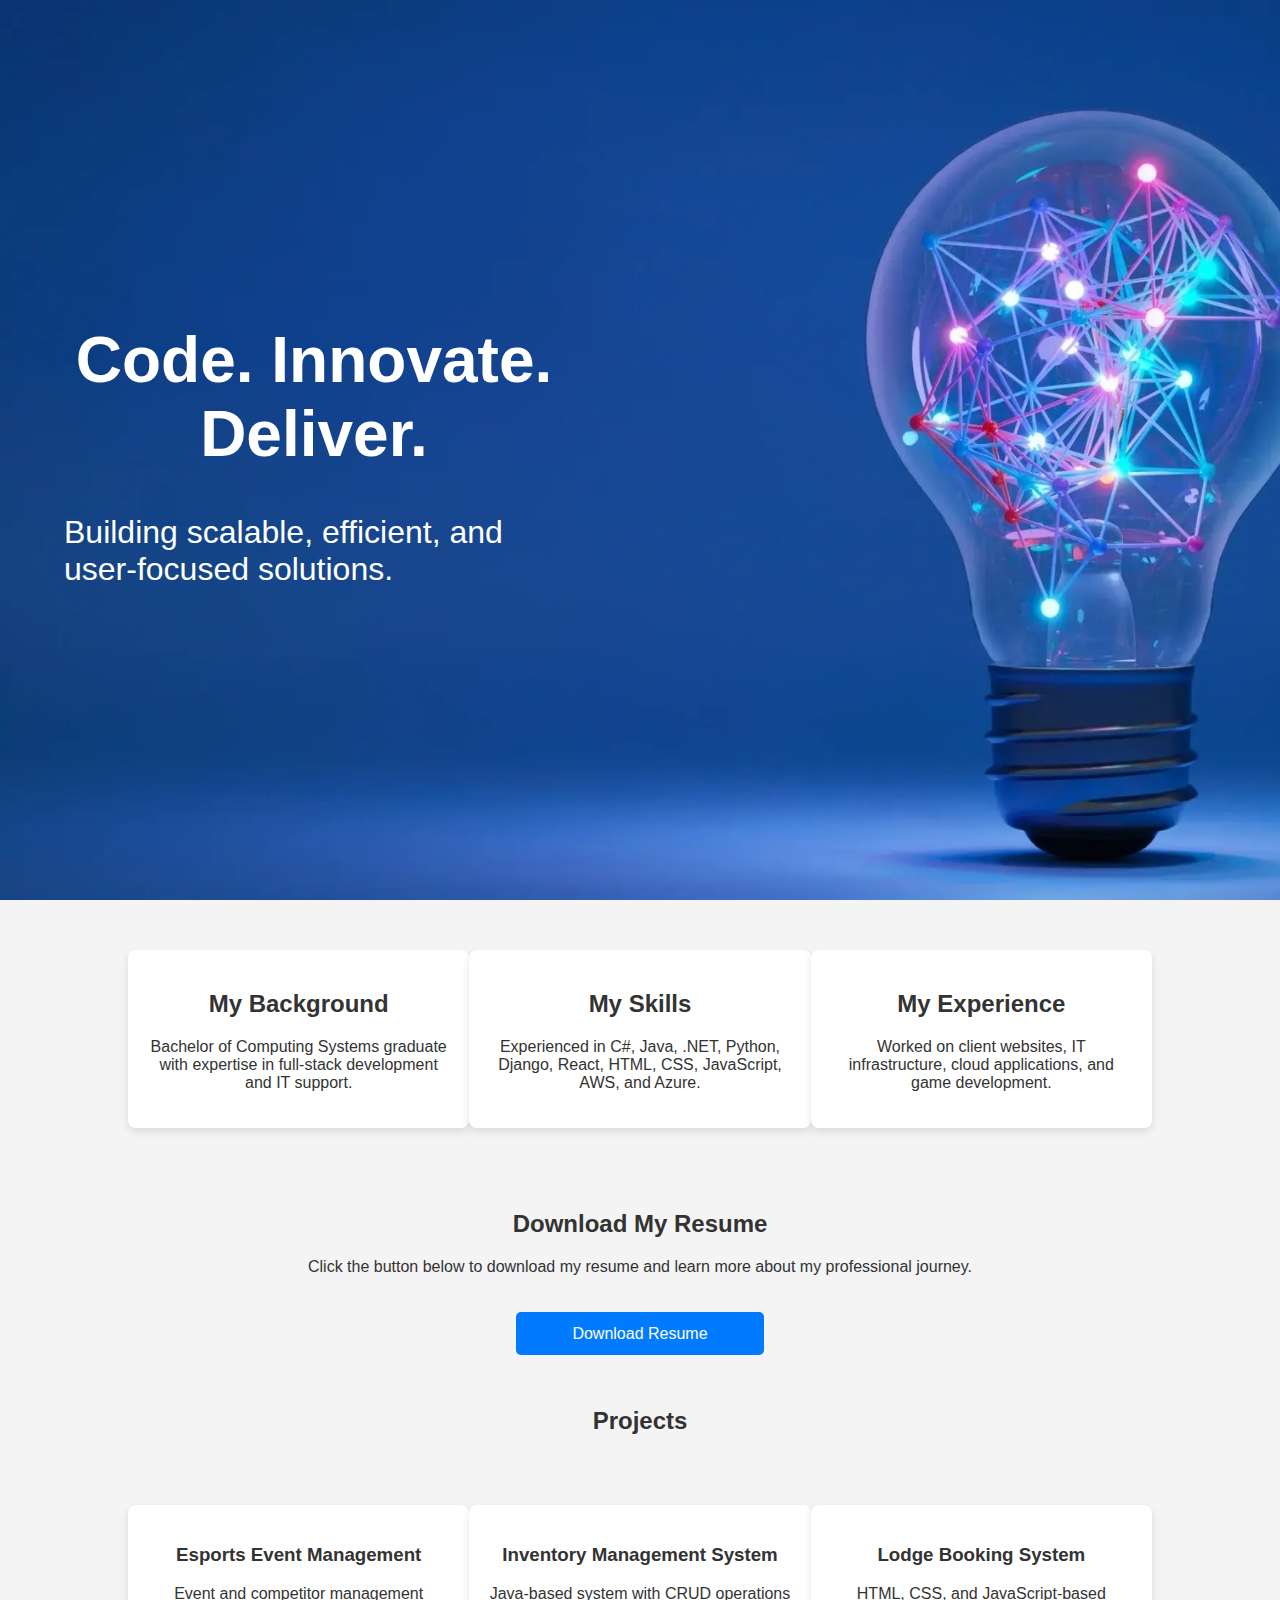
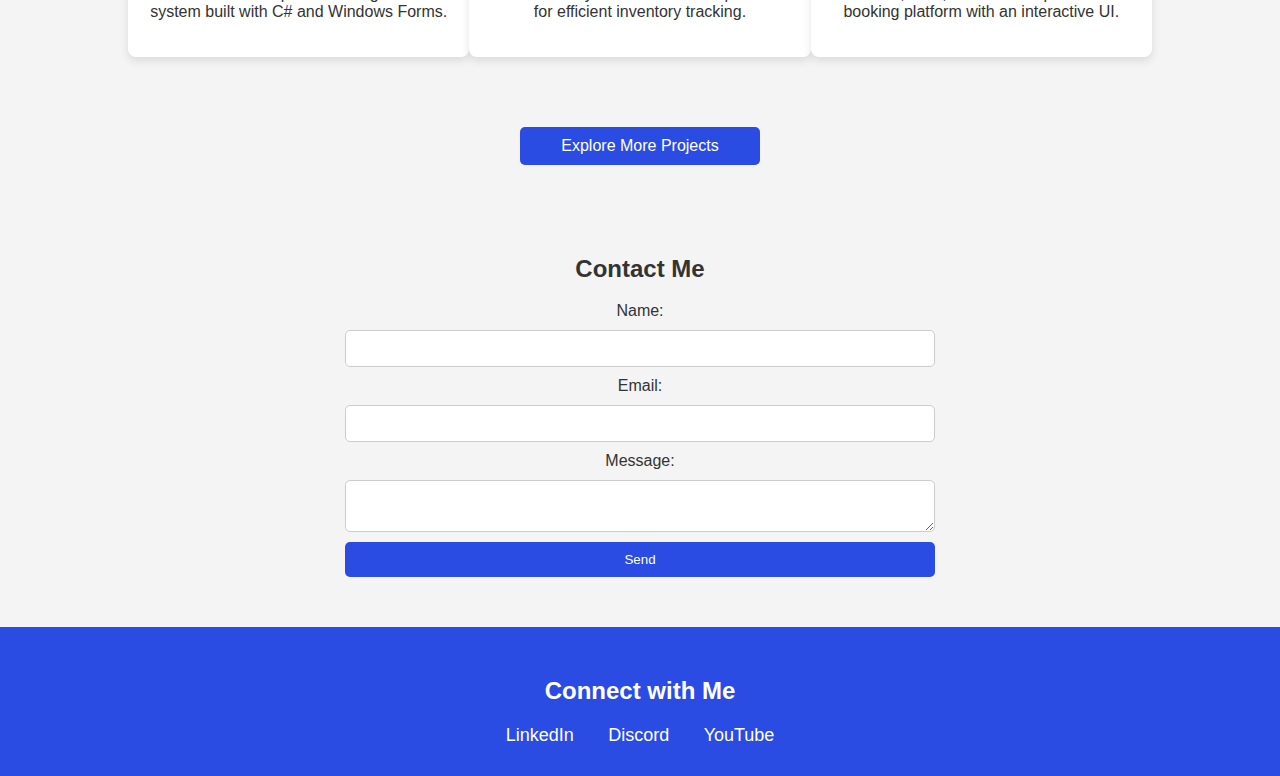
<file: index.html>
<!DOCTYPE html>
<html lang="en">
<head>
    <meta charset="UTF-8">
    <meta name="viewport" content="width=device-width, initial-scale=1.0">
    <title>Yogeash Nehra - Portfolio</title>
    <link rel="stylesheet" href="styles.css">
</head>
<body>
    <!-- Hero Section -->
    <section class="hero">
        <div class="hero-content">
            <h1>Code. Innovate. Deliver.</h1>
            <p>Building scalable, efficient, and user-focused solutions.</p>
        </div>
    </section>

    <!-- About Me Section -->
    <section class="about">
        <div class="about-container">
            <div class="about-item">
                <h2>My Background</h2>
                <p>Bachelor of Computing Systems graduate with expertise in full-stack development and IT support.</p>
            </div>
            <div class="about-item">
                <h2>My Skills</h2>
                <p>Experienced in C#, Java, .NET, Python, Django, React, HTML, CSS, JavaScript, AWS, and Azure.</p>
            </div>
            <div class="about-item">
                <h2>My Experience</h2>
                <p>Worked on client websites, IT infrastructure, cloud applications, and game development.</p>
            </div>
        </div>
    </section>

    <!-- Resume Section -->
    <section class="resume">
        <h2>Download My Resume</h2>
        <p>Click the button below to download my resume and learn more about my professional journey.</p>
        <a href="Yogeash Nehra Resume.pdf" class="btn" download>Download Resume</a>
    </section>

    <!-- Projects Section -->
    <section class="projects">
        <h2>Projects</h2>
        <div class="projects-container">
            <div class="project-item">
                <h3>Esports Event Management</h3>
                <p>Event and competitor management system built with C# and Windows Forms.</p>
            </div>
            <div class="project-item">
                <h3>Inventory Management System</h3>
                <p>Java-based system with CRUD operations for efficient inventory tracking.</p>
            </div>
            <div class="project-item">
                <h3>Lodge Booking System</h3>
                <p>HTML, CSS, and JavaScript-based booking platform with an interactive UI.</p>
            </div>
        </div>
        <a href="projects.html" class="btn">Explore More Projects</a>
    </section>

    <!-- Contact Section -->
    <section class="contact">
        <h2>Contact Me</h2>
        <form action="mailto:yogi.nehra14@gmail.com" method="post" enctype="text/plain">
            <label for="name">Name:</label>
            <input type="text" id="name" name="name" required>
            
            <label for="email">Email:</label>
            <input type="email" id="email" name="email" required>
            
            <label for="message">Message:</label>
            <textarea id="message" name="message" required></textarea>
            
            <button type="submit">Send</button>
        </form>
    </section>

    <!-- Social Section -->
    <section class="social">
        <h2>Connect with Me</h2>
        <a href="https://www.linkedin.com/in/yogeash-nehra/" target="_blank">LinkedIn</a>
        <a href="https://discord.com" target="_blank">Discord</a>
        <a href="https://youtube.com" target="_blank">YouTube</a>
    </section>
</body>
</html>
</file>
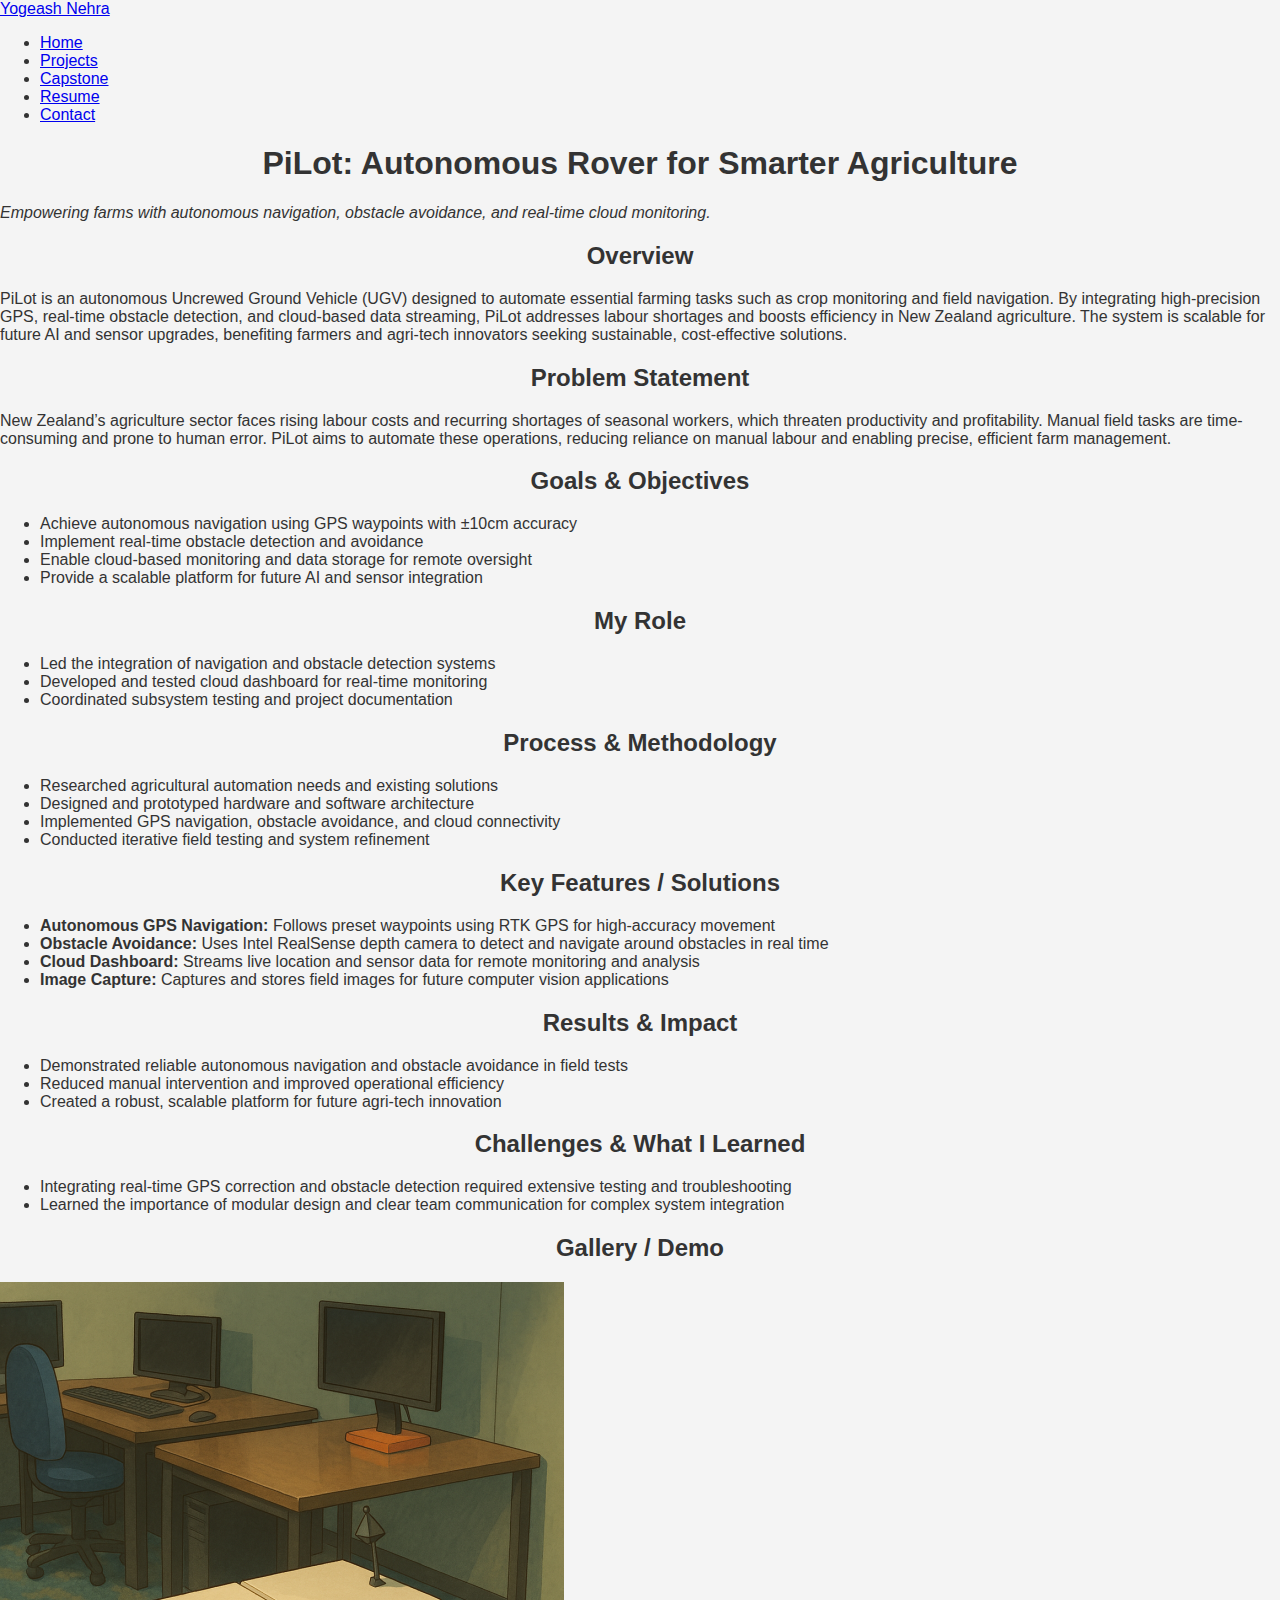
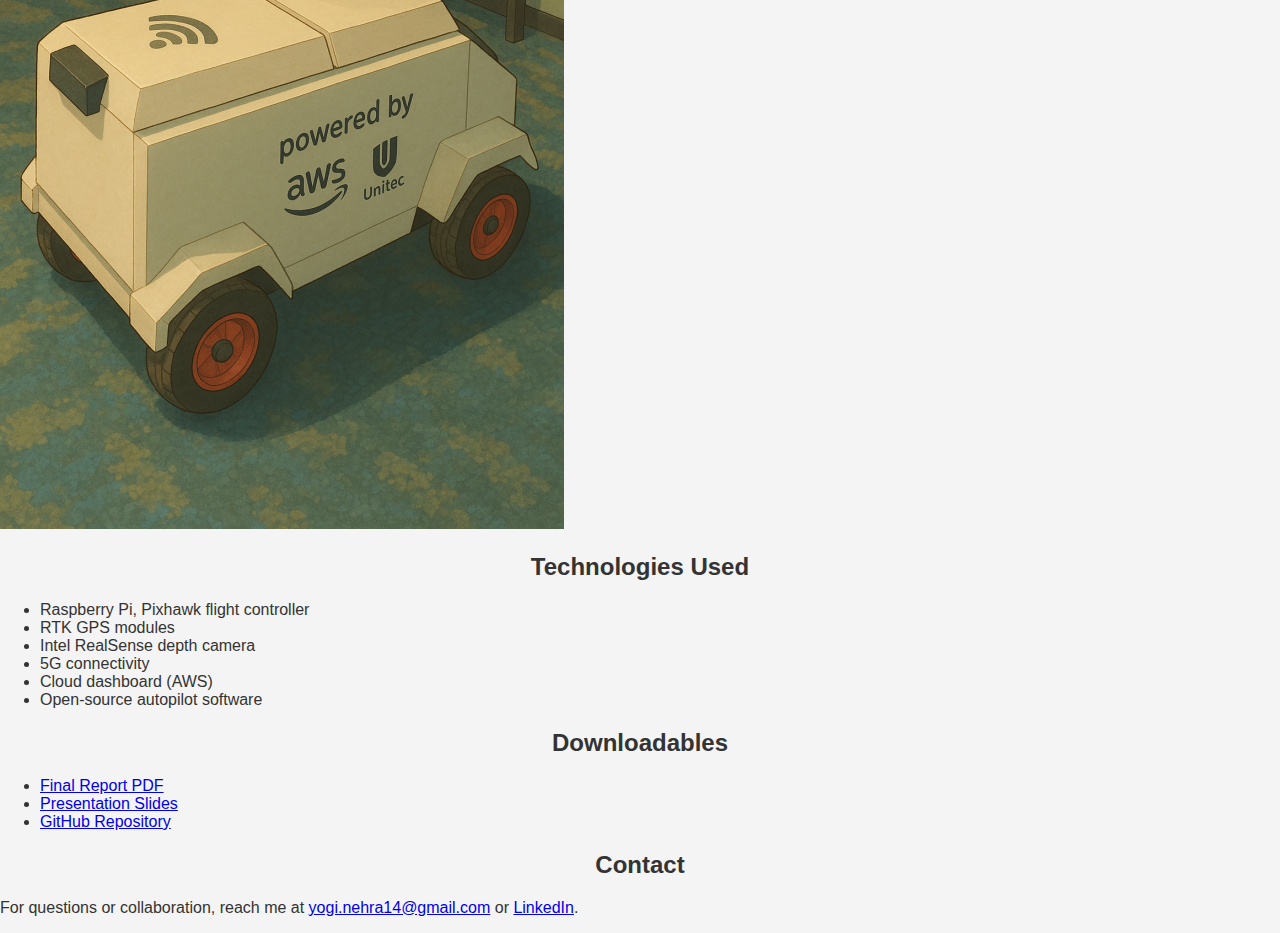
<file: capstone.html>
<!DOCTYPE html>
<html lang="en">
<head>
    <meta charset="UTF-8">
    <meta name="viewport" content="width=device-width, initial-scale=1.0">
    <title>PiLot: Autonomous Rover for Smarter Agriculture</title>
    <link rel="stylesheet" href="styles.css">
</head>
<body>

        <!-- Navigation Bar -->
        <nav class="navbar">
            <div class="container">
                <a href="index.html" class="logo">Yogeash Nehra</a>
                <ul class="nav-links">
                    <li><a href="index.html">Home</a></li>
                    <li><a href="projects.html">Projects</a></li>
                    <li><a href="capstone.html">Capstone</a></li>
                    <li><a href="Yogeash Nehra Resume.pdf" download>Resume</a></li>
                    <li><a href="#contact">Contact</a></li>
                </ul>
            </div>
        </nav>
        
    <header>
        <h1>PiLot: Autonomous Rover for Smarter Agriculture</h1>
        <p><em>Empowering farms with autonomous navigation, obstacle avoidance, and real-time cloud monitoring.</em></p>
    </header>

    <section id="overview">
        <h2>Overview</h2>
        <p>PiLot is an autonomous Uncrewed Ground Vehicle (UGV) designed to automate essential farming tasks such as crop monitoring and field navigation. By integrating high-precision GPS, real-time obstacle detection, and cloud-based data streaming, PiLot addresses labour shortages and boosts efficiency in New Zealand agriculture. The system is scalable for future AI and sensor upgrades, benefiting farmers and agri-tech innovators seeking sustainable, cost-effective solutions.</p>
    </section>

    <section id="problem-statement">
        <h2>Problem Statement</h2>
        <p>New Zealand’s agriculture sector faces rising labour costs and recurring shortages of seasonal workers, which threaten productivity and profitability. Manual field tasks are time-consuming and prone to human error. PiLot aims to automate these operations, reducing reliance on manual labour and enabling precise, efficient farm management.</p>
    </section>

    <section id="goals-objectives">
        <h2>Goals & Objectives</h2>
        <ul>
            <li>Achieve autonomous navigation using GPS waypoints with ±10cm accuracy</li>
            <li>Implement real-time obstacle detection and avoidance</li>
            <li>Enable cloud-based monitoring and data storage for remote oversight</li>
            <li>Provide a scalable platform for future AI and sensor integration</li>
        </ul>
    </section>

    <section id="my-role">
        <h2>My Role</h2>
        <ul>
            <li>Led the integration of navigation and obstacle detection systems</li>
            <li>Developed and tested cloud dashboard for real-time monitoring</li>
            <li>Coordinated subsystem testing and project documentation</li>
        </ul>
    </section>

    <section id="process-methodology">
        <h2>Process & Methodology</h2>
        <ul>
            <li>Researched agricultural automation needs and existing solutions</li>
            <li>Designed and prototyped hardware and software architecture</li>
            <li>Implemented GPS navigation, obstacle avoidance, and cloud connectivity</li>
            <li>Conducted iterative field testing and system refinement</li>
        </ul>
    </section>

    <section id="key-features">
        <h2>Key Features / Solutions</h2>
        <ul>
            <li><strong>Autonomous GPS Navigation:</strong> Follows preset waypoints using RTK GPS for high-accuracy movement</li>
            <li><strong>Obstacle Avoidance:</strong> Uses Intel RealSense depth camera to detect and navigate around obstacles in real time</li>
            <li><strong>Cloud Dashboard:</strong> Streams live location and sensor data for remote monitoring and analysis</li>
            <li><strong>Image Capture:</strong> Captures and stores field images for future computer vision applications</li>
        </ul>
    </section>

    <section id="results-impact">
        <h2>Results & Impact</h2>
        <ul>
            <li>Demonstrated reliable autonomous navigation and obstacle avoidance in field tests</li>
            <li>Reduced manual intervention and improved operational efficiency</li>
            <li>Created a robust, scalable platform for future agri-tech innovation</li>
        </ul>
    </section>

    <section id="challenges-learned">
        <h2>Challenges & What I Learned</h2>
        <ul>
            <li>Integrating real-time GPS correction and obstacle detection required extensive testing and troubleshooting</li>
            <li>Learned the importance of modular design and clear team communication for complex system integration</li>
        </ul>
    </section>

    <section id="gallery-demo">
        <h2>Gallery / Demo</h2>
        <img src="rover.webp" alt="PiLot Demo" class="demo-image">
    </section>

    <section id="technologies-used">
        <h2>Technologies Used</h2>
        <ul>
            <li>Raspberry Pi, Pixhawk flight controller</li>
            <li>RTK GPS modules</li>
            <li>Intel RealSense depth camera</li>
            <li>5G connectivity</li>
            <li>Cloud dashboard (AWS)</li>
            <li>Open-source autopilot software</li>
        </ul>
    </section>

    <section id="downloadables">
        <h2>Downloadables</h2>
        <ul>
            <li><a href="#" download>Final Report PDF</a></li>
            <li><a href="#" download>Presentation Slides</a></li>
            <li><a href="https://github.com/yogeash-nehra?tab=repositories" target="_blank">GitHub Repository</a></li>
        </ul>
    </section>

    <section id="contact">
        <h2>Contact</h2>
        <p>For questions or collaboration, reach me at <a href="mailto:yogi.nehra14@gmail.com">yogi.nehra14@gmail.com</a> or <a href="https://www.linkedin.com/in/yogeash-nehra/" target="_blank">LinkedIn</a>.</p>
    </section>
</body>
</html>
</file>
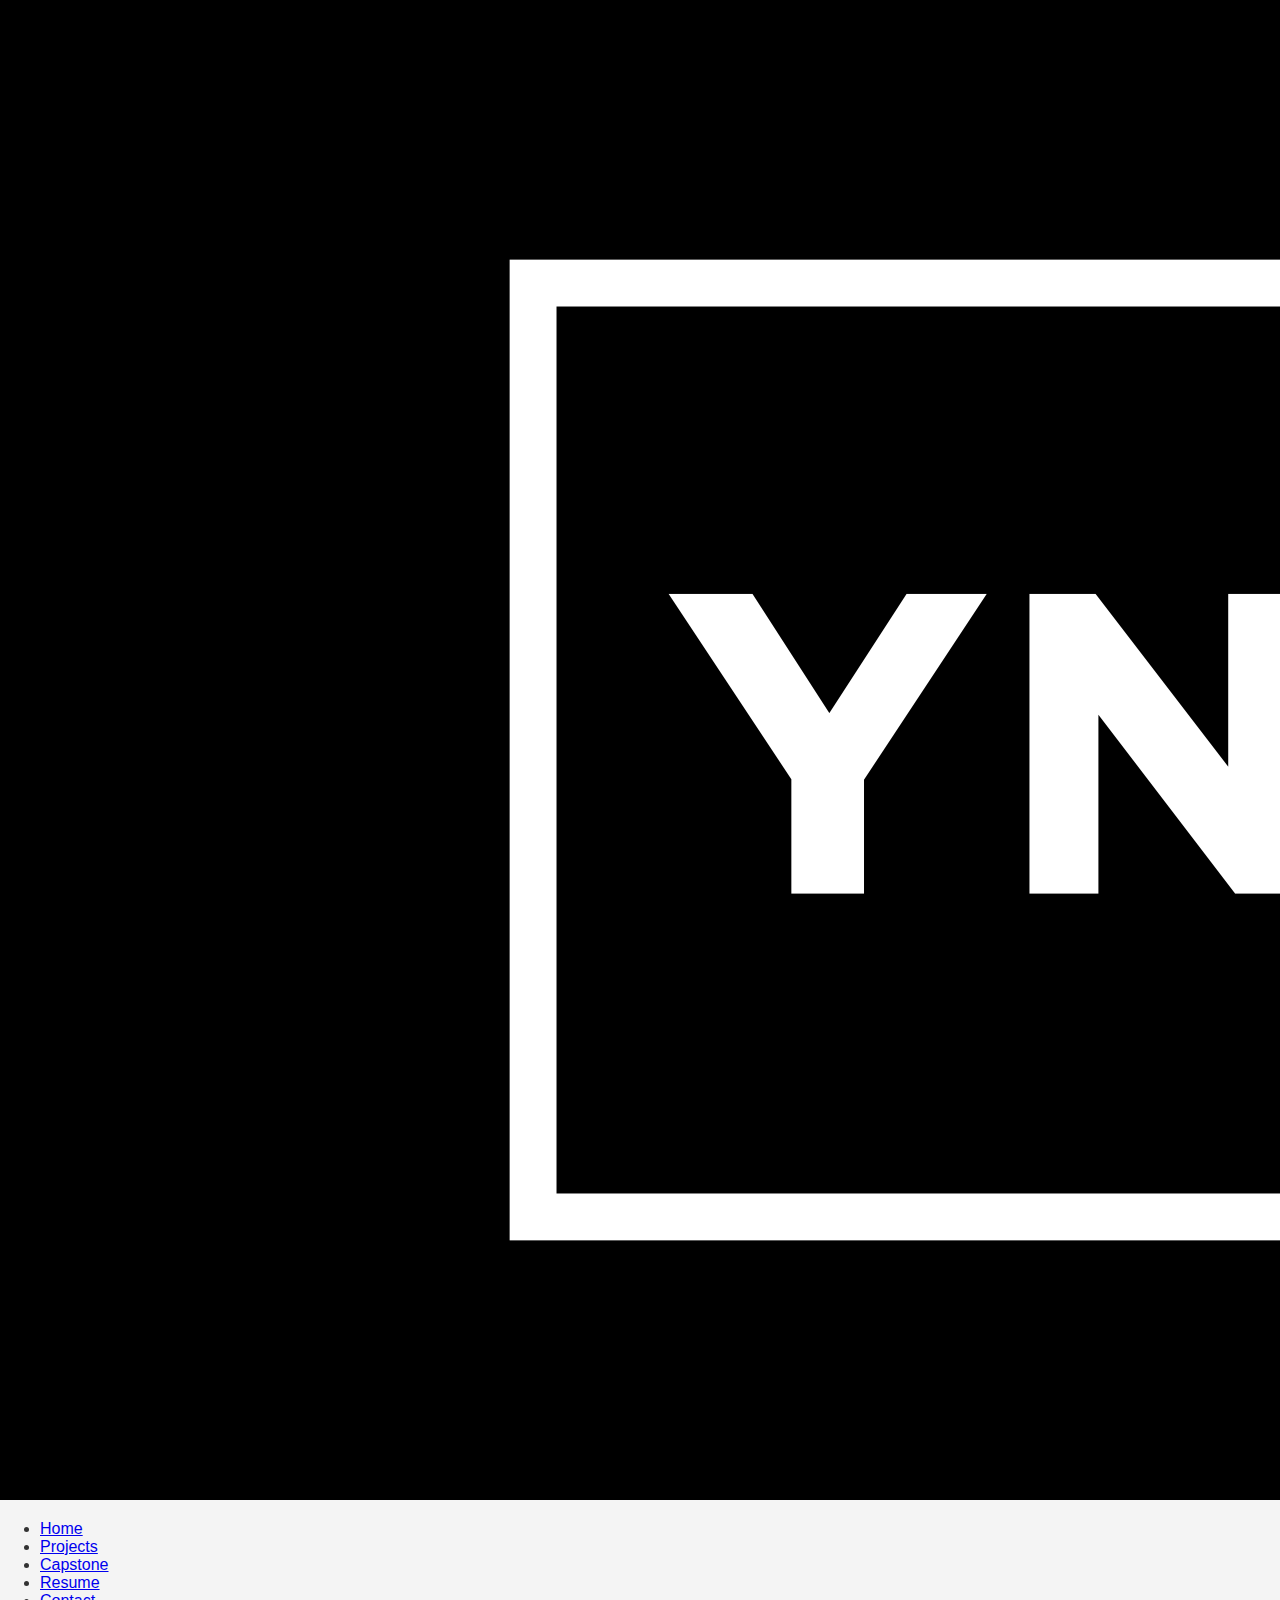
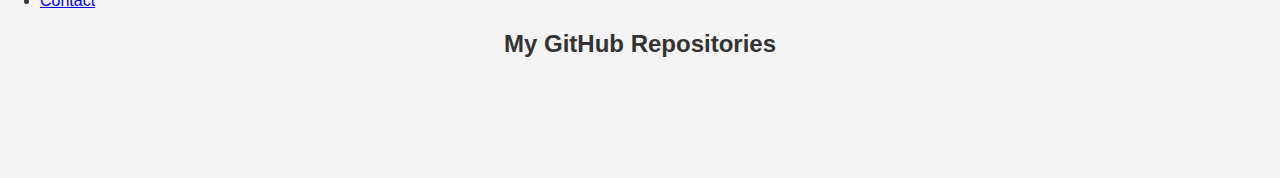
<file: projects.html>
<!DOCTYPE html>
<html lang="en">
<head>
    <meta charset="UTF-8">
    <meta name="viewport" content="width=device-width, initial-scale=1.0">
    <title>Projects</title>
    <link rel="stylesheet" href="styles.css">
</head>
<body>

    <!-- Navigation Bar -->
    <nav class="navbar">
        <div class="container">
            <a href="index.html" class="logo">
                <img src="logo.png" alt="Yogeash Nehra Logo" class="logo-image">
            </a>
            <ul class="nav-links">
                <li><a href="index.html" class="nav-item">Home</a></li>
                <li><a href="projects.html" class="nav-item">Projects</a></li>
                <li><a href="capstone.html" class="nav-item">Capstone</a></li>
                <li><a href="Yogeash Nehra Resume.pdf" class="nav-item" download>Resume</a></li>
                <li><a href="https://www.linkedin.com/in/yogeash-nehra/" class="nav-item">Contact</a></li>
            </ul>
        </div>
        </nav>

    <!-- Projects Section -->
    <section class="projects">
        <h2>My GitHub Repositories</h2>
        <div id="github-projects" class="projects-container">
            <!-- GitHub repositories will be dynamically added here -->
        </div>
    </section>

    <script>
        // Fetch GitHub repositories
        fetch('https://api.github.com/users/yogeash-nehra/repos')
            .then(response => response.json())
            .then(repos => {
                const projectsContainer = document.getElementById('github-projects');
                repos.forEach(repo => {
                    // Create a container for each repository
                    const projectItem = document.createElement('div');
                    projectItem.classList.add('project-item');

                    // Add repository name as a clickable link
                    const repoName = document.createElement('a');
                    repoName.href = repo.html_url;
                    repoName.textContent = repo.name;
                    repoName.target = '_blank';
                    repoName.classList.add('repo-name');

                    // Add repository description
                    const repoDescription = document.createElement('p');
                    repoDescription.textContent = repo.description || 'Description not publicly available';

                    // Append elements to the project item
                    projectItem.appendChild(repoName);
                    projectItem.appendChild(repoDescription);

                    // Append the project item to the container
                    projectsContainer.appendChild(projectItem);
                });
            })
            .catch(error => console.error('Error fetching repositories:', error));
    </script>
</body>
</html>
</file>
<file: styles.css>
/* General Styles */
body {
    font-family: Arial, sans-serif;
    margin: 0;
    padding: 0;
    background-color: #f4f4f4;
    color: #333;
}

h1, h2, h3 {
    text-align: center;
}

/* Hero Section */
.hero {
    background: url('image.png') no-repeat center center/cover;
    height: 100vh;
    display: flex;
    align-items: center;
    justify-content: left;
    padding-left: 5%;
    color: white;
    font-size: xx-large;
}

.hero-content {
    max-width: 500px;
}

/* About Section */
.about-container {
    display: flex;
    justify-content: space-around;
    text-align: center;
    padding: 50px 10%;
}

.about-item {
    background: white;
    padding: 20px;
    box-shadow: 0 4px 8px rgba(0,0,0,0.1);
    border-radius: 8px;
    width: 30%;
}

/* Projects Section */
.projects-container {
    display: flex;
    justify-content: space-around;
    text-align: center;
    padding: 50px 10%;
}

.project-item {
    background: white;
    padding: 20px;
    box-shadow: 0 4px 8px rgba(0,0,0,0.1);
    border-radius: 8px;
    width: 30%;
}

.btn {
    display: block;
    text-align: center;
    margin: 20px auto;
    padding: 10px 20px;
    background: #2A4CE3;
    color: white;
    text-decoration: none;
    border-radius: 5px;
    width: 200px;
    text-align: center;
}

/* Contact Section */
.contact {
    text-align: center;
    padding: 50px;
}

.contact form {
    display: flex;
    flex-direction: column;
    width: 50%;
    margin: 0 auto;
}

.contact input, .contact textarea {
    margin: 10px 0;
    padding: 10px;
    border: 1px solid #ccc;
    border-radius: 5px;
}

.contact button {
    padding: 10px;
    background: #2A4CE3;
    color: white;
    border: none;
    border-radius: 5px;
    cursor: pointer;
}

/* Social Section */
.social {
    text-align: center;
    padding: 30px;
    background: #2A4CE3;
    color: white;
}

.social a {
    margin: 0 15px;
    color: white;
    text-decoration: none;
    font-size: 18px;
}

/* Resume Section Styles */
.resume {
    text-align: center;
    margin: 2rem 0;
}

.resume .btn {
    display: inline-block;
    padding: 0.8rem 1.5rem;
    background-color: #007BFF;
    color: #fff;
    text-decoration: none;
    border-radius: 5px;
    font-size: 1rem;
    transition: background-color 0.3s ease;
}

.resume .btn:hover {
    background-color: #0056b3;
}
</file>
